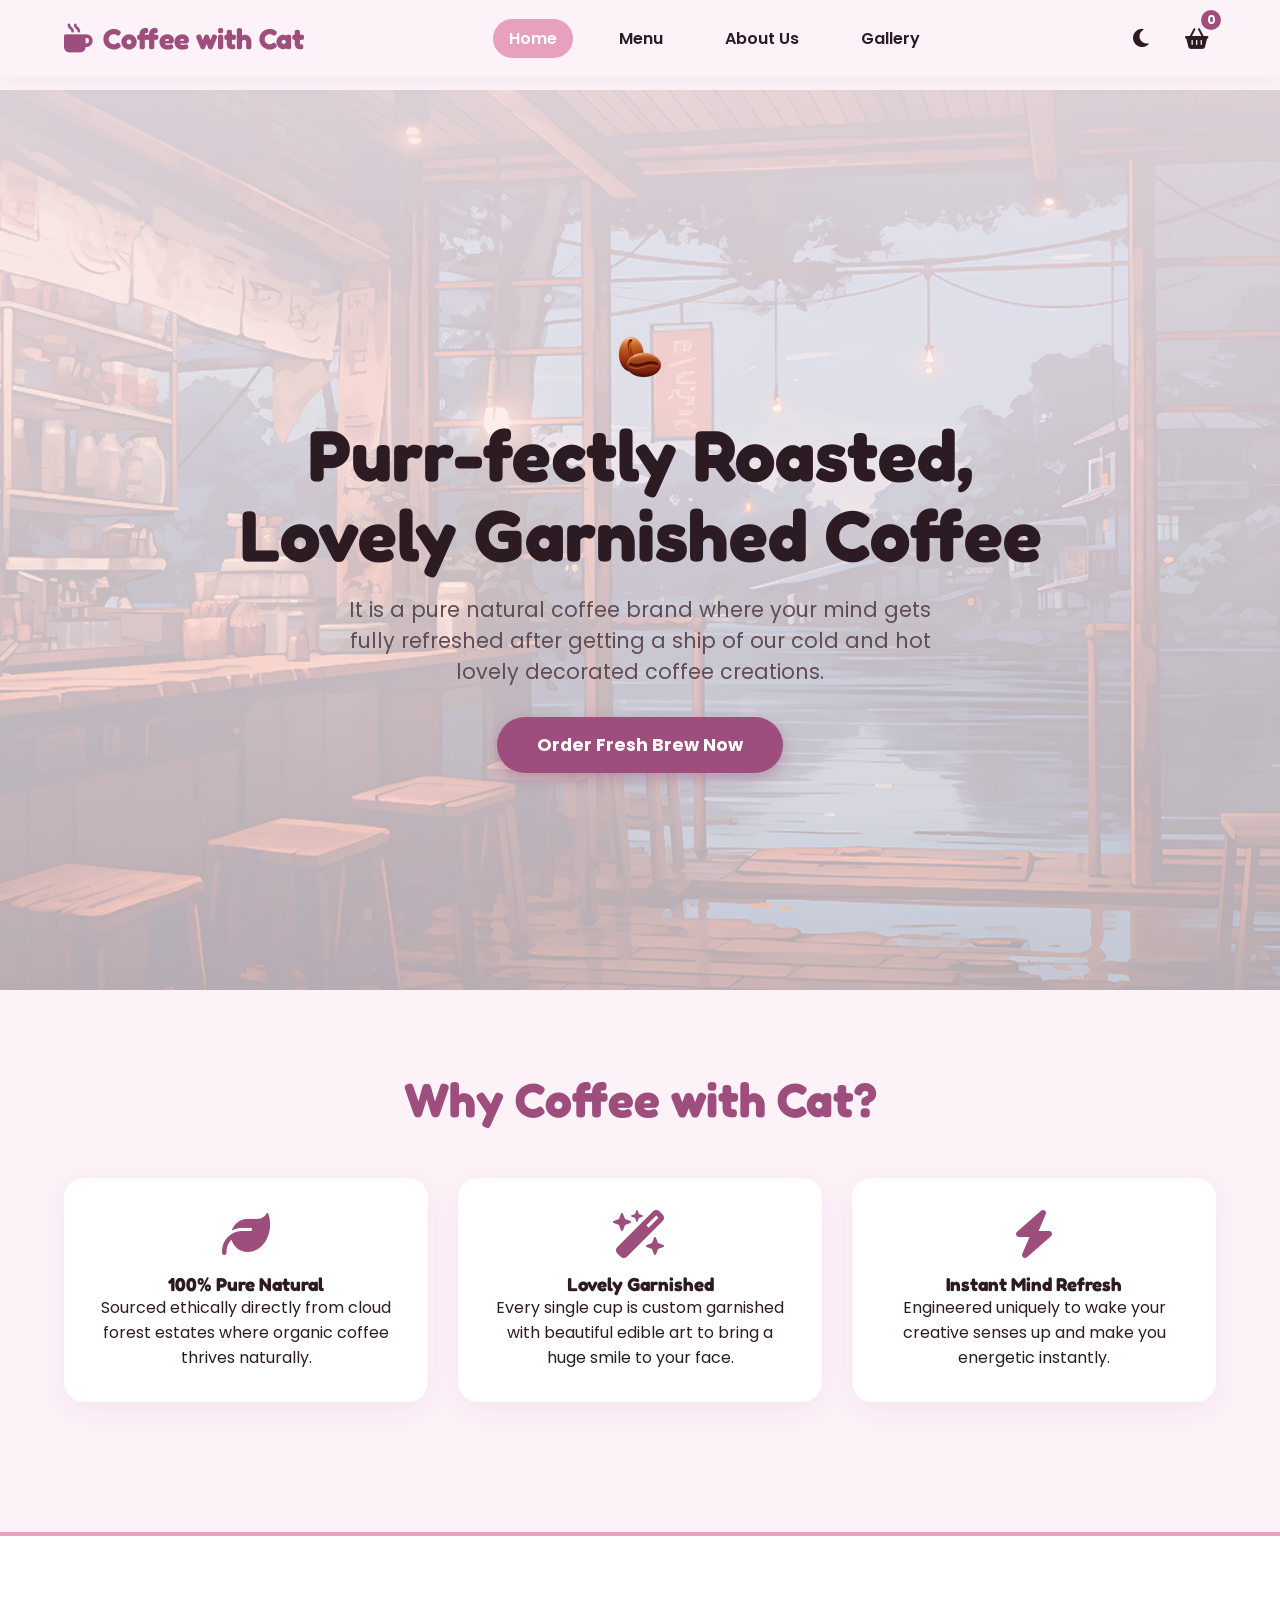
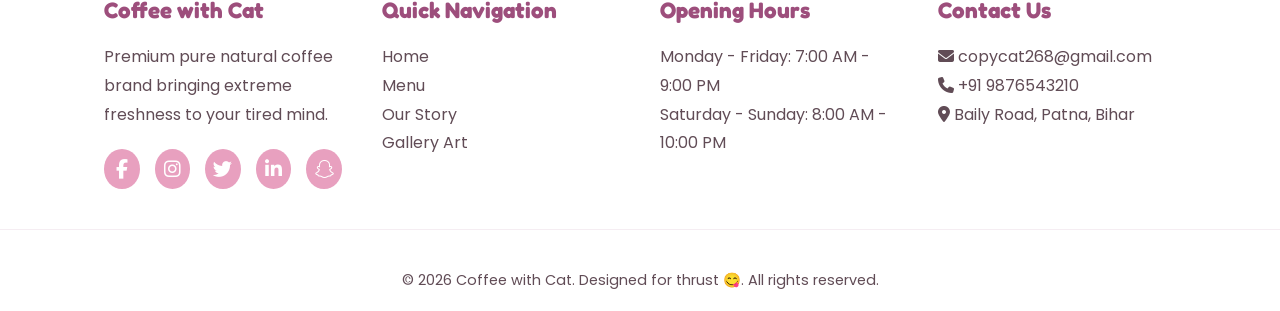
<file: index.html>
<!DOCTYPE html>
<html lang="en">
<head>
    <meta charset="UTF-8">
    <meta name="viewport" content="width=device-width, initial-scale=1.0">
    <title>Coffee with Cat</title>
     <link rel="icon" href="./Images/About/branss.png" />
    <meta name="description" content="Get your mind refreshed instantly with Coffee with Cat. Explore our signature hot and cold lovely garnished coffee blends. Order online now!">
    <meta name="keywords" content="coffee, cafe, cat cafe, order coffee online, cold brew, cappuccino, coffee delivery">
    <link rel="preconnect" href="https://fonts.googleapis.com">
    <link rel="preconnect" href="https://fonts.gstatic.com" crossorigin>
    <link href="https://fonts.googleapis.com/css2?family=Fredoka:wght@300..700&family=Poppins:wght@300;400;600;700&display=swap" rel="stylesheet">
    <link rel="stylesheet" href="https://cdnjs.cloudflare.com/ajax/libs/font-awesome/6.4.0/css/all.min.css">
    <link rel="stylesheet" href="style.css">
    <script src="script.js" defer></script>
</head>
<body>

    <div id="preloader" role="status" aria-label="Loading application">
        <i class="fa-solid fa-cat loader-cup"></i>
        <h2 style="color: var(--accent); margin-top: 20px;">Brewing fresh experiences...</h2>
    </div>

    <header>
        <nav class="navbar" aria-label="Main Navigation">
            <a href="#home" class="brand-logo" onclick="navigateToPage('home')">
                <i class="fa-solid fa-mug-hot"></i> Coffee with Cat
            </a>
            <ul class="nav-links" id="navLinks">
                <li><a href="#home" class="nav-link-item active" onclick="navigateToPage('home')">Home</a></li>
                <li><a href="#menu" class="nav-link-item" onclick="navigateToPage('menu')">Menu</a></li>
                <li><a href="#about" class="nav-link-item" onclick="navigateToPage('about')">About Us</a></li>
                <li><a href="#gallery" class="nav-link-item" onclick="navigateToPage('gallery')">Gallery</a></li>
            </ul>
            <div class="nav-actions">
                <button id="themeToggleBtn" class="icon-btn" aria-label="Toggle Dark/Light Mode">
                    <i class="fa-solid fa-moon"></i>
                </button>
                <button class="icon-btn" aria-label="Open Shopping Cart" onclick="navigateToPage('cart')">
                    <i class="fa-solid fa-basket-shopping"></i>
                    <span class="cart-badge" id="cartBadgeCount">0</span>
                </button>
                <button class="hamburger icon-btn" id="hamburgerMenuBtn" aria-label="Toggle Mobile Menu">
                    <i class="fa-solid fa-bars"></i>
                </button>
            </div>
        </nav>
    </header>

    <main>

        <section id="home" class="page-section active-page">
            <div id="home-hero">
                <div class="hero-content">
                    <div class="stage-3d">
                        <div class="shipper-3d"> <img src="./Images/About/branss.png" alt=""> </div>
                    </div>
                    <h1>Purr-fectly Roasted,<br>Lovely Garnished Coffee</h1>
                    <p>It is a pure natural coffee brand where your mind gets fully refreshed after getting a ship of our cold and hot lovely decorated coffee creations.</p>
                    <a href="#menu" class="btn-primary" onclick="navigateToPage('menu')">Order Fresh Brew Now</a>
                </div>
            </div>

            <div class="container fade-in-element">
                <div class="section-header">
                    <h2>Why Coffee with Cat?</h2>
                </div>
                <div class="grid-layout">
                    <div class="coffee-card" style="padding: 30px; text-align: center;">
                        <i class="fa-solid fa-leaf" style="font-size: 3rem; color: var(--accent); margin-bottom: 15px;"></i>
                        <h3>100% Pure Natural</h3>
                        <p>Sourced ethically directly from cloud forest estates where organic coffee thrives naturally.</p>
                    </div>
                    <div class="coffee-card" style="padding: 30px; text-align: center;">
                        <i class="fa-solid fa-wand-magic-sparkles" style="font-size: 3rem; color: var(--accent); margin-bottom: 15px;"></i>
                        <h3>Lovely Garnished</h3>
                        <p>Every single cup is custom garnished with beautiful edible art to bring a huge smile to your face.</p>
                    </div>
                    <div class="coffee-card" style="padding: 30px; text-align: center;">
                        <i class="fa-solid fa-bolt" style="font-size: 3rem; color: var(--accent); margin-bottom: 15px;"></i>
                        <h3>Instant Mind Refresh</h3>
                        <p>Engineered uniquely to wake your creative senses up and make you energetic instantly.</p>
                    </div>
                </div>
            </div>
        </section>

        <section id="menu" class="page-section">
            <div class="container">
                <div class="section-header">
                    <h2>Our Refreshing Menu</h2>
                    <p style="color: var(--text-muted);">Pick your favorite ship to completely unlock freshness</p>
                </div>

                <div class="menu-filters">
                    <button class="filter-btn active" onclick="filterProducts('all')">All</button>
                    <button class="filter-btn" onclick="filterProducts('hot')">Hot Coffee</button>
                    <button class="filter-btn" onclick="filterProducts('cold')">Cold Coffee</button>
                </div>

                <div class="grid-layout" id="productsGridContainer">
                    </div>
            </div>
        </section>

        <section id="about" class="page-section">
            <div class="container fade-in-element">
                <div class="about-wrapper">
                    <div class="about-img">
                        <img src="./Images/About/Coffee.jpg" alt="Beautifully garnished hot artisan coffee latte cup">
                    </div>
                    <div class="about-text">
                        <h3>Best Roast Level Of Black Coffee Drinks</h3>
                        <p><span style="font-size: 12px;">
                              <strong>Medium Roast (The Balanced All-Rounder)</strong><br>
                              <strong>The Taste:</strong> Sweet, smooth, and highly approachable. It retains delicate caramel and chocolate notes without the aggressive bitterness of darker roasts.<br>
                              <strong>The Experience:</strong> It balances acidity and bitterness perfectly. It is highly recommended for beginners exploring black coffee.<br>
                              <strong>Best Methods:</strong> Pour-Over, Drip Coffee, and French Press.<br>
                              <strong>Light Roast (The Fruit-Forward Pick)</strong><br>
                              <strong>The Taste:</strong> Bright, lively, and highly complex. It preserves the unique "origin characteristics" (such as floral, berry, or citrusy notes).<br>
                              <strong>The Experience:</strong> It has a lighter body, higher acidity, and can sometimes taste like black tea.<br>
                              <strong>Best Methods:</strong> Pour-Over and Cold Brew.<br>
                              <strong>Dark Roast (The Bold & Intense Drink)</strong><br>
                              <strong>The Taste:</strong> Heavy-bodied with rich, smoky, and bittersweet notes (like dark chocolate and molasses).<br>
                              <strong>The Experience:</strong> It has very low acidity and relies more on the roasting process for flavor rather than the bean's origin.<br>
                              <strong>Best Methods:</strong> Espresso, Moka Pot, or strong black Americanos.<br>
                           </span>
                      </p>
                    </div>
                </div>
                <br>
                <div class="about-wrapper">
                    <div class="about-img">
                        <img src="./Images/About/How to Make the Perfect Doppio.jpg" alt="Beautifully garnished hot artisan coffee latte cup">
                    </div>
                    <div class="about-text">
                        <h3>How to Make the Perfect Doppio</h3>
                         <p><span style="font-size: 12px;"><strong>Step 1: Prep and Preheat</strong><br>
                            Warm the Cup:A cold cup will rapidly pull heat from your espresso. Rinse your 100cc demitasse cup with hot water and dry it before extraction.<br>
                            Fresh Beans: Choose freshly roasted, high-quality beans and grind them just prior to brewing to maintain their peak aromatics.<br>
                            Dosing: Weigh out exactly 18 to 20 grams of finely ground coffee.<br>
                         <strong>Step 2: Distribution and Tamping</strong><br>
                           Even Distribution: Level the grinds in your dry portafilter to prevent channelling or uneven water flow.<br>
                           Firm Tamp: Hold your tamper straight (like a door handle) and press straight down evenly. Avoid twisting or polishing, as this can fracture the puck and affect the flow.<br>
                        <strong>Step 3: Extraction</strong><br>
                           Pull the Shot: Lock in the portafilter and start the extraction over your pre-warmed cup.
                           Monitor the Time: Keep a close eye on the clock. The entire process should take 25 to 35 seconds. If it drips too quickly (under 20 seconds), your grind is too coarse; if it takes too long or chokes the machine, your grind is too fine.<br>
                           Yield: You are aiming for a brew ratio of about 1:2 (e.g., 19 g of grounds producing 38 g of liquid espresso, but up to 50 g is acceptable).<br>
                        <strong>Step 4: Serving</strong><br>
                          Serve Immediately:A fresh doppio tastes best right off the machine, featuring a rich, golden crema.<br>
                          Stir Before Drinking: Stirring your doppio briefly with a clean spoon integrates the crema and the body of the espresso, balancing the flavor profile.</span></p>
                    </div>
                </div>
            </div>
        </section>

        <section id="gallery" class="page-section">
            <div class="container">
                <div class="section-header">
                    <h2>Visual Coffee Gallery</h2>
                    <p style="color: var(--text-muted);">Click on any image below to zoom into our garnished art world</p>
                </div>
                <div class="gallery-grid">
                    <div class="gallery-item" onclick="openLightbox('./Images/Gallery/Beanss.jpg')">
                        <img src="./Images/Gallery/Beanss.jpg" alt="Beautifully textured latte art foam">
                        <div class="gallery-overlay"><i class="fa-solid fa-magnifying-glass-plus"></i></div>
                    </div>
                    <div class="gallery-item" onclick="openLightbox('./Images/Gallery/blend.jpg')">
                        <img src="./Images/Gallery/blend.jpg" alt="Assorted hot coffee cups on table">
                        <div class="gallery-overlay"><i class="fa-solid fa-magnifying-glass-plus"></i></div>
                    </div>
                    <div class="gallery-item" onclick="openLightbox('./Images/Gallery/Bond.jpg')">
                        <img src="./Images/Gallery/Bond.jpg" alt="Assorted hot coffee cups on table">
                        <div class="gallery-overlay"><i class="fa-solid fa-magnifying-glass-plus"></i></div>
                    </div>
                    <div class="gallery-item" onclick="openLightbox('./Images/Gallery/Brewing Up.jpg')">
                        <img src="./Images/Gallery/Brewing Up.jpg" alt="Assorted hot coffee cups on table">
                        <div class="gallery-overlay"><i class="fa-solid fa-magnifying-glass-plus"></i></div>
                    </div>
                    <div class="gallery-item" onclick="openLightbox('./Images/Gallery/Coffee Bean.jpg')">
                        <img src="./Images/Gallery/Coffee Bean.jpg" alt="Assorted hot coffee cups on table">
                        <div class="gallery-overlay"><i class="fa-solid fa-magnifying-glass-plus"></i></div>
                    </div>
                    <div class="gallery-item" onclick="openLightbox('./Images/Gallery/coffee time.jpg')">
                        <img src="./Images/Gallery/coffee time.jpg" alt="Assorted hot coffee cups on table">
                        <div class="gallery-overlay"><i class="fa-solid fa-magnifying-glass-plus"></i></div>
                    </div>
                    <div class="gallery-item" onclick="openLightbox('./Images/Gallery/Coffee ☕️.jpg')">
                        <img src="./Images/Gallery/Coffee ☕️.jpg" alt="Assorted hot coffee cups on table">
                        <div class="gallery-overlay"><i class="fa-solid fa-magnifying-glass-plus"></i></div>
                    </div>
                    <div class="gallery-item" onclick="openLightbox('./Images/Gallery/Coffee.jpg')">
                        <img src="./Images/Gallery/Coffee.jpg" alt="Assorted hot coffee cups on table">
                        <div class="gallery-overlay"><i class="fa-solid fa-magnifying-glass-plus"></i></div>
                    </div>
                    <div class="gallery-item" onclick="openLightbox('./Images/Gallery/coffees.jpg')">
                        <img src="./Images/Gallery/coffees.jpg" alt="Assorted hot coffee cups on table">
                        <div class="gallery-overlay"><i class="fa-solid fa-magnifying-glass-plus"></i></div>
                    </div>
                    <div class="gallery-item" onclick="openLightbox('./Images/Gallery/Cup Plate.jpg')">
                        <img src="./Images/Gallery/Cup Plate.jpg" alt="Assorted hot coffee cups on table">
                        <div class="gallery-overlay"><i class="fa-solid fa-magnifying-glass-plus"></i></div>
                    </div>
                    <div class="gallery-item" onclick="openLightbox('./Images/Gallery/Cute Caramel.jpg')">
                        <img src="./Images/Gallery/Cute Caramel.jpg" alt="Iced refreshing caramel coffee swirl">
                        <div class="gallery-overlay"><i class="fa-solid fa-magnifying-glass-plus"></i></div>
                    </div>
                    <div class="gallery-item" onclick="openLightbox('./Images/Gallery/Cute Coffee.jpg')">
                        <img src="./Images/Gallery/Cute Coffee.jpg" alt="Iced refreshing caramel coffee swirl">
                        <div class="gallery-overlay"><i class="fa-solid fa-magnifying-glass-plus"></i></div>
                    </div>
                    <div class="gallery-item" onclick="openLightbox('./Images/Gallery/Espresso Amargo.jpg')">
                        <img src="./Images/Gallery/Espresso Amargo.jpg" alt="Iced refreshing caramel coffee swirl">
                        <div class="gallery-overlay"><i class="fa-solid fa-magnifying-glass-plus"></i></div>
                    </div>
                    <div class="gallery-item" onclick="openLightbox('./Images/Gallery/Formula.jpg')">
                        <img src="./Images/Gallery/Formula.jpg" alt="Iced refreshing caramel coffee swirl">
                        <div class="gallery-overlay"><i class="fa-solid fa-magnifying-glass-plus"></i></div>
                    </div>
                    <div class="gallery-item" onclick="openLightbox('./Images/Gallery/Ghost.jpg')">
                        <img src="./Images/Gallery/Ghost.jpg" alt="Iced refreshing caramel coffee swirl">
                        <div class="gallery-overlay"><i class="fa-solid fa-magnifying-glass-plus"></i></div>
                    </div>
                    <div class="gallery-item" onclick="openLightbox('./Images/Gallery/Iced A.jpg')">
                        <img src="./Images/Gallery/Iced A.jpg" alt="Iced refreshing caramel coffee swirl">
                        <div class="gallery-overlay"><i class="fa-solid fa-magnifying-glass-plus"></i></div>
                    </div>
                    <div class="gallery-item" onclick="openLightbox('./Images/Gallery/Iced Coffee Girly.jpg')">
                        <img src="./Images/Gallery/Iced Coffee Girly.jpg" alt="Iced refreshing caramel coffee swirl">
                        <div class="gallery-overlay"><i class="fa-solid fa-magnifying-glass-plus"></i></div>
                    </div>
                    <div class="gallery-item" onclick="openLightbox('./Images/Gallery/Love coff.jpg')">
                        <img src="./Images/Gallery/Love coff.jpg" alt="Iced refreshing caramel coffee swirl">
                        <div class="gallery-overlay"><i class="fa-solid fa-magnifying-glass-plus"></i></div>
                    </div>
                    <div class="gallery-item" onclick="openLightbox('./Images/Gallery/Love time.jpg')">
                        <img src="./Images/Gallery/Love time.jpg" alt="Iced refreshing caramel coffee swirl">
                        <div class="gallery-overlay"><i class="fa-solid fa-magnifying-glass-plus"></i></div>
                    </div>
                    <div class="gallery-item" onclick="openLightbox('./Images/Gallery/Minuature.jpg')">
                        <img src="./Images/Gallery/Minuature.jpg" alt="Iced refreshing caramel coffee swirl">
                        <div class="gallery-overlay"><i class="fa-solid fa-magnifying-glass-plus"></i></div>
                    </div>
                    <div class="gallery-item" onclick="openLightbox('./Images/Gallery/Blend A.jpg')">
                        <img src="./Images/Gallery/Blend A.jpg" alt="Iced refreshing caramel coffee swirl">
                        <div class="gallery-overlay"><i class="fa-solid fa-magnifying-glass-plus"></i></div>
                    </div>
                    <div class="gallery-item" onclick="openLightbox('./Images/Gallery/Perfect Flat.jpg')">
                        <img src="./Images/Gallery/Perfect Flat.jpg" alt="Iced refreshing caramel coffee swirl">
                        <div class="gallery-overlay"><i class="fa-solid fa-magnifying-glass-plus"></i></div>
                    </div>
                    <div class="gallery-item" onclick="openLightbox('./Images/Gallery/Process.jpg')">
                        <img src="./Images/Gallery/Process.jpg" alt="Iced refreshing caramel coffee swirl">
                        <div class="gallery-overlay"><i class="fa-solid fa-magnifying-glass-plus"></i></div>
                    </div>
                    <div class="gallery-item" onclick="openLightbox('./Images/Gallery/Sacks.jpg')">
                        <img src="./Images/Gallery/Sacks.jpg" alt="Iced refreshing caramel coffee swirl">
                        <div class="gallery-overlay"><i class="fa-solid fa-magnifying-glass-plus"></i></div>
                    </div>
                    <div class="gallery-item" onclick="openLightbox('./Images/Gallery/Stack.jpg')">
                        <img src="./Images/Gallery/Stack.jpg" alt="Iced refreshing caramel coffee swirl">
                        <div class="gallery-overlay"><i class="fa-solid fa-magnifying-glass-plus"></i></div>
                    </div>
                    <div class="gallery-item" onclick="openLightbox('./Images/Gallery/Tosts.jpg')">
                        <img src="./Images/Gallery/Tosts.jpg" alt="Iced refreshing caramel coffee swirl">
                        <div class="gallery-overlay"><i class="fa-solid fa-magnifying-glass-plus"></i></div>
                    </div>
                    <div class="gallery-item" onclick="openLightbox('./Images/Gallery/Watercolor.jpg')">
                        <img src="./Images/Gallery/Watercolor.jpg" alt="Iced refreshing caramel coffee swirl">
                        <div class="gallery-overlay"><i class="fa-solid fa-magnifying-glass-plus"></i></div>
                    </div>
                </div>
            </div>
        </section>

        <section id="cart" class="page-section">
            <div class="container">
                <div class="section-header">
                    <h2>Your Shopping Cart</h2>
                </div>
                <div class="cart-container">
                    <div id="cartContentWrapper">
                        </div>
                </div>
            </div>
        </section>
    </main>

    <div id="lightboxModal" class="lightbox-modal" onclick="closeLightbox()">
        <span class="lightbox-close" onclick="closeLightbox()">&times;</span>
        <img class="lightbox-content" id="lightboxActiveImg" alt="Enlarged gallery display preview">
    </div>

    <footer>
        <div class="footer-grid">
            <div class="footer-col">
                <h4>Coffee with Cat</h4>
                <p>Premium pure natural coffee brand bringing extreme freshness to your tired mind.</p>
                <div class="social-links">
                    <a href="https://facebook.com" target="_blank" aria-label="Visit Facebook profile"><i class="fa-brands fa-facebook-f"></i></a>
                    <a href="https://instagram.com" target="_blank" aria-label="Visit Instagram feed"><i class="fa-brands fa-instagram"></i></a>
                    <a href="https://twitter.com" target="_blank" aria-label="Visit Twitter feed"><i class="fa-brands fa-twitter"></i></a>
                    <a href="https://linkedin.com" target="_blank" aria-label="Visit LinkedIn profile"><i class="fa-brands fa-linkedin-in"></i></a>
                    <a href="https://snapchat.com" target="_blank" aria-label="Visit Snapchat profile"><i class="fa-brands fa-snapchat"></i></a>
                </div>
            </div>
            <div class="footer-col">
                <h4>Quick Navigation</h4>
                <ul>
                    <li><a href="#home" onclick="navigateToPage('home')">Home</a></li>
                    <li><a href="#menu" onclick="navigateToPage('menu')">Menu</a></li>
                    <li><a href="#about" onclick="navigateToPage('about')">Our Story</a></li>
                    <li><a href="#gallery" onclick="navigateToPage('gallery')">Gallery Art</a></li>
                </ul>
            </div>
            <div class="footer-col">
                <h4>Opening Hours</h4>
                <p>Monday - Friday: 7:00 AM - 9:00 PM<br>Saturday - Sunday: 8:00 AM - 10:00 PM</p>
            </div>
            <div class="footer-col">
                <h4>Contact Us</h4>
                <p><i class="fa-solid fa-envelope"></i> copycat268@gmail.com<br><i class="fa-solid fa-phone"></i> +91 9876543210<br><i class="fa-solid fa-location-dot"></i> Baily Road, Patna, Bihar</p>
            </div>
        </div>
        <div class="footer-bottom">
            <p>&copy; 2026 Coffee with Cat. Designed for thrust 😋. All rights reserved.</p>
        </div>
    </footer>
</body>
</html>
</file>
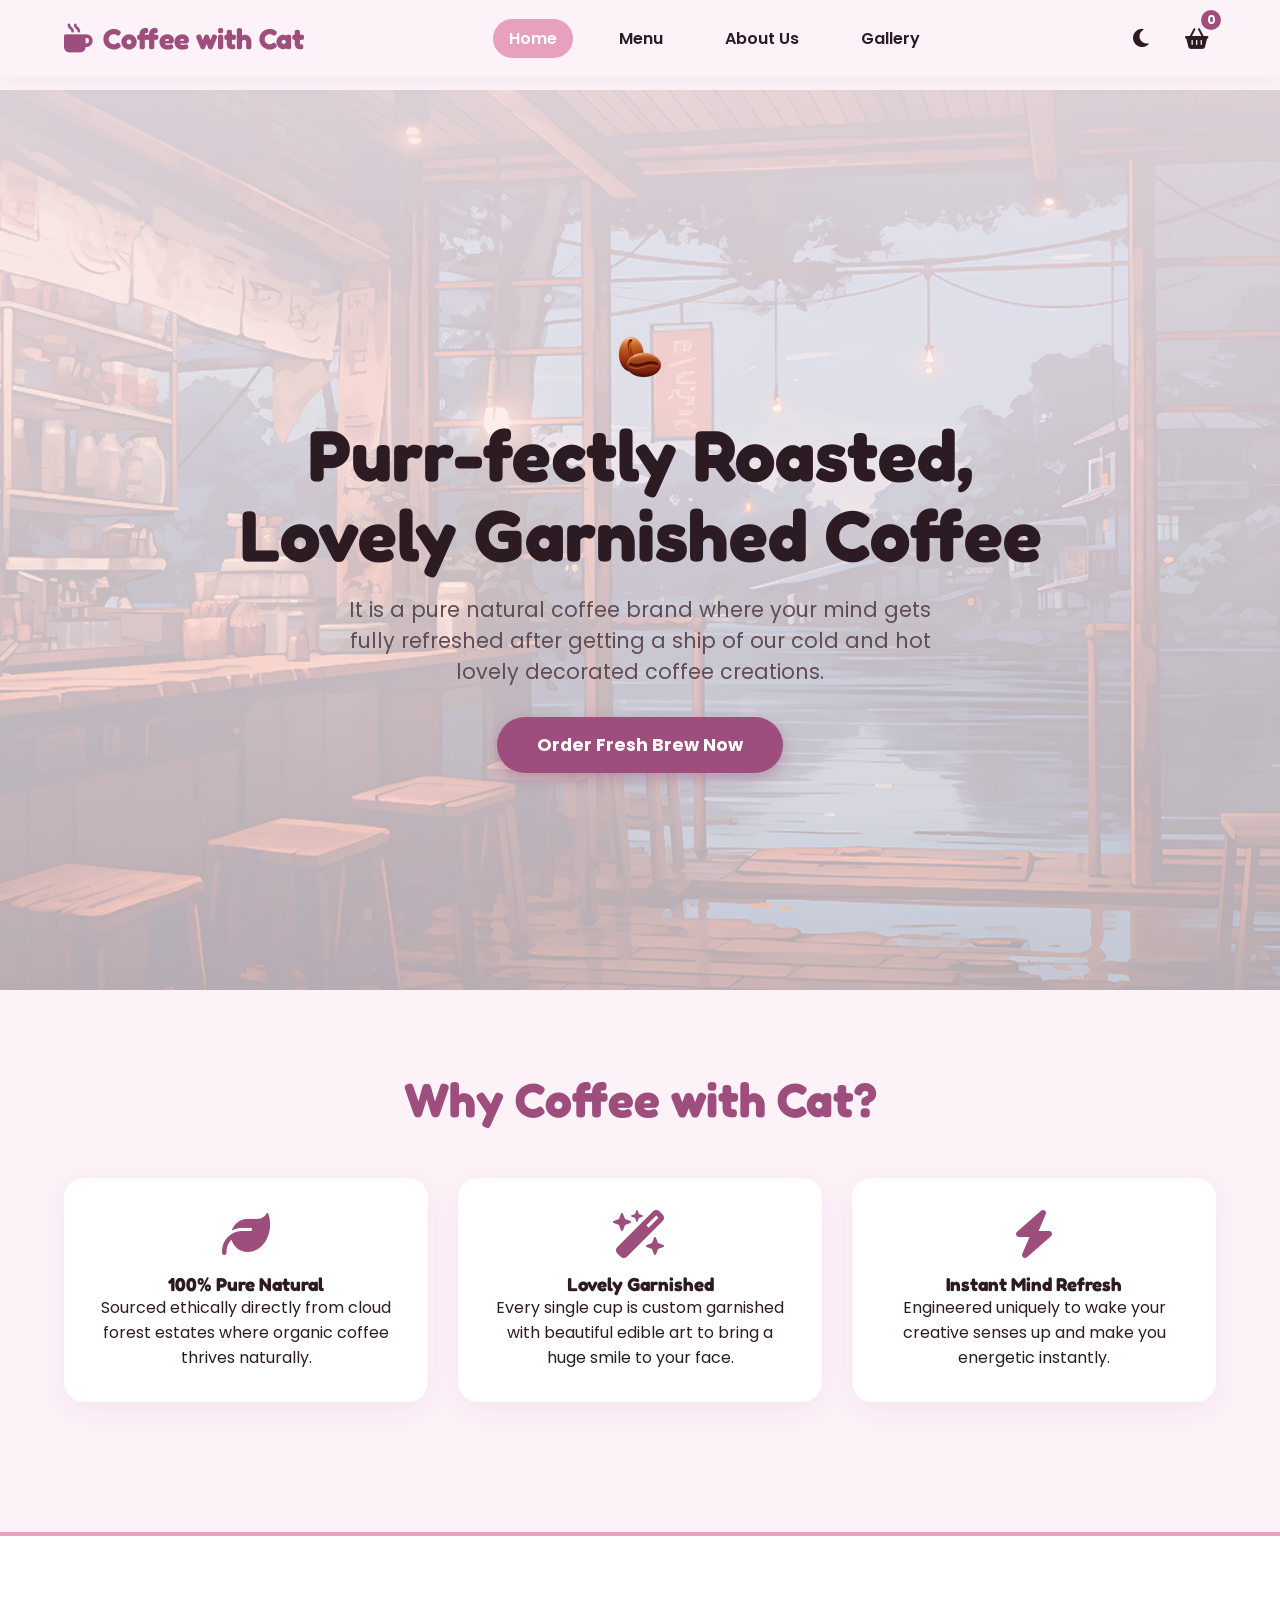
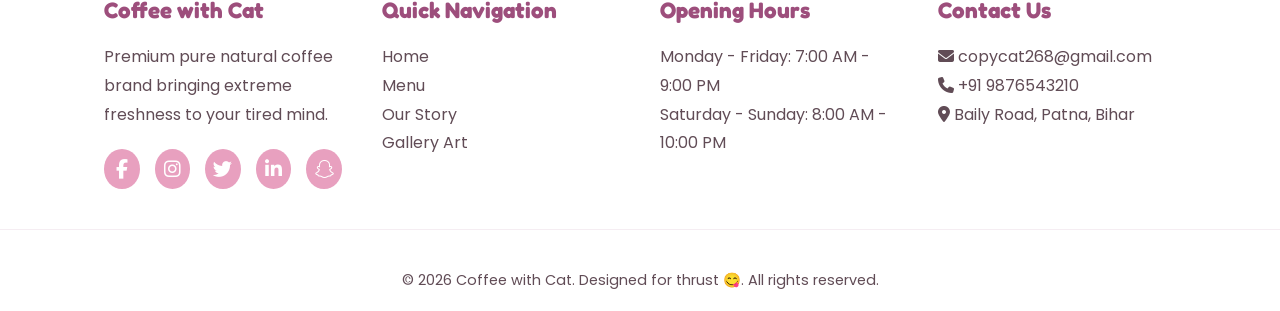
<file: index.html.html>
<!DOCTYPE html>
<html lang="en">
<head>
    <meta charset="UTF-8">
    <meta name="viewport" content="width=device-width, initial-scale=1.0">
    <title>Coffee with Cat</title>
     <link rel="icon" href="./Images/About/branss.png" />
    <meta name="description" content="Get your mind refreshed instantly with Coffee with Cat. Explore our signature hot and cold lovely garnished coffee blends. Order online now!">
    <meta name="keywords" content="coffee, cafe, cat cafe, order coffee online, cold brew, cappuccino, coffee delivery">
    <link rel="preconnect" href="https://fonts.googleapis.com">
    <link rel="preconnect" href="https://fonts.gstatic.com" crossorigin>
    <link href="https://fonts.googleapis.com/css2?family=Fredoka:wght@300..700&family=Poppins:wght@300;400;600;700&display=swap" rel="stylesheet">
    <link rel="stylesheet" href="https://cdnjs.cloudflare.com/ajax/libs/font-awesome/6.4.0/css/all.min.css">
    <link rel="stylesheet" href="style.css">
    <script src="script.js" defer></script>
</head>
<body>

    <div id="preloader" role="status" aria-label="Loading application">
        <i class="fa-solid fa-cat loader-cup"></i>
        <h2 style="color: var(--accent); margin-top: 20px;">Brewing fresh experiences...</h2>
    </div>

    <header>
        <nav class="navbar" aria-label="Main Navigation">
            <a href="#home" class="brand-logo" onclick="navigateToPage('home')">
                <i class="fa-solid fa-mug-hot"></i> Coffee with Cat
            </a>
            <ul class="nav-links" id="navLinks">
                <li><a href="#home" class="nav-link-item active" onclick="navigateToPage('home')">Home</a></li>
                <li><a href="#menu" class="nav-link-item" onclick="navigateToPage('menu')">Menu</a></li>
                <li><a href="#about" class="nav-link-item" onclick="navigateToPage('about')">About Us</a></li>
                <li><a href="#gallery" class="nav-link-item" onclick="navigateToPage('gallery')">Gallery</a></li>
            </ul>
            <div class="nav-actions">
                <button id="themeToggleBtn" class="icon-btn" aria-label="Toggle Dark/Light Mode">
                    <i class="fa-solid fa-moon"></i>
                </button>
                <button class="icon-btn" aria-label="Open Shopping Cart" onclick="navigateToPage('cart')">
                    <i class="fa-solid fa-basket-shopping"></i>
                    <span class="cart-badge" id="cartBadgeCount">0</span>
                </button>
                <button class="hamburger icon-btn" id="hamburgerMenuBtn" aria-label="Toggle Mobile Menu">
                    <i class="fa-solid fa-bars"></i>
                </button>
            </div>
        </nav>
    </header>

    <main>

        <section id="home" class="page-section active-page">
            <div id="home-hero">
                <div class="hero-content">
                    <div class="stage-3d">
                        <div class="shipper-3d"> <img src="./Images/About/branss.png" alt=""> </div>
                    </div>
                    <h1>Purr-fectly Roasted,<br>Lovely Garnished Coffee</h1>
                    <p>It is a pure natural coffee brand where your mind gets fully refreshed after getting a ship of our cold and hot lovely decorated coffee creations.</p>
                    <a href="#menu" class="btn-primary" onclick="navigateToPage('menu')">Order Fresh Brew Now</a>
                </div>
            </div>

            <div class="container fade-in-element">
                <div class="section-header">
                    <h2>Why Coffee with Cat?</h2>
                </div>
                <div class="grid-layout">
                    <div class="coffee-card" style="padding: 30px; text-align: center;">
                        <i class="fa-solid fa-leaf" style="font-size: 3rem; color: var(--accent); margin-bottom: 15px;"></i>
                        <h3>100% Pure Natural</h3>
                        <p>Sourced ethically directly from cloud forest estates where organic coffee thrives naturally.</p>
                    </div>
                    <div class="coffee-card" style="padding: 30px; text-align: center;">
                        <i class="fa-solid fa-wand-magic-sparkles" style="font-size: 3rem; color: var(--accent); margin-bottom: 15px;"></i>
                        <h3>Lovely Garnished</h3>
                        <p>Every single cup is custom garnished with beautiful edible art to bring a huge smile to your face.</p>
                    </div>
                    <div class="coffee-card" style="padding: 30px; text-align: center;">
                        <i class="fa-solid fa-bolt" style="font-size: 3rem; color: var(--accent); margin-bottom: 15px;"></i>
                        <h3>Instant Mind Refresh</h3>
                        <p>Engineered uniquely to wake your creative senses up and make you energetic instantly.</p>
                    </div>
                </div>
            </div>
        </section>

        <section id="menu" class="page-section">
            <div class="container">
                <div class="section-header">
                    <h2>Our Refreshing Menu</h2>
                    <p style="color: var(--text-muted);">Pick your favorite ship to completely unlock freshness</p>
                </div>

                <div class="menu-filters">
                    <button class="filter-btn active" onclick="filterProducts('all')">All</button>
                    <button class="filter-btn" onclick="filterProducts('hot')">Hot Coffee</button>
                    <button class="filter-btn" onclick="filterProducts('cold')">Cold Coffee</button>
                </div>

                <div class="grid-layout" id="productsGridContainer">
                    </div>
            </div>
        </section>

        <section id="about" class="page-section">
            <div class="container fade-in-element">
                <div class="about-wrapper">
                    <div class="about-img">
                        <img src="./Images/About/Coffee.jpg" alt="Beautifully garnished hot artisan coffee latte cup">
                    </div>
                    <div class="about-text">
                        <h3>Best Roast Level Of Black Coffee Drinks</h3>
                        <p><span style="font-size: 12px;">
                              <strong>Medium Roast (The Balanced All-Rounder)</strong><br>
                              <strong>The Taste:</strong> Sweet, smooth, and highly approachable. It retains delicate caramel and chocolate notes without the aggressive bitterness of darker roasts.<br>
                              <strong>The Experience:</strong> It balances acidity and bitterness perfectly. It is highly recommended for beginners exploring black coffee.<br>
                              <strong>Best Methods:</strong> Pour-Over, Drip Coffee, and French Press.<br>
                              <strong>Light Roast (The Fruit-Forward Pick)</strong><br>
                              <strong>The Taste:</strong> Bright, lively, and highly complex. It preserves the unique "origin characteristics" (such as floral, berry, or citrusy notes).<br>
                              <strong>The Experience:</strong> It has a lighter body, higher acidity, and can sometimes taste like black tea.<br>
                              <strong>Best Methods:</strong> Pour-Over and Cold Brew.<br>
                              <strong>Dark Roast (The Bold & Intense Drink)</strong><br>
                              <strong>The Taste:</strong> Heavy-bodied with rich, smoky, and bittersweet notes (like dark chocolate and molasses).<br>
                              <strong>The Experience:</strong> It has very low acidity and relies more on the roasting process for flavor rather than the bean's origin.<br>
                              <strong>Best Methods:</strong> Espresso, Moka Pot, or strong black Americanos.<br>
                           </span>
                      </p>
                    </div>
                </div>
                <br>
                <div class="about-wrapper">
                    <div class="about-img">
                        <img src="./Images/About/How to Make the Perfect Doppio.jpg" alt="Beautifully garnished hot artisan coffee latte cup">
                    </div>
                    <div class="about-text">
                        <h3>How to Make the Perfect Doppio</h3>
                         <p><span style="font-size: 12px;"><strong>Step 1: Prep and Preheat</strong><br>
                            Warm the Cup:A cold cup will rapidly pull heat from your espresso. Rinse your 100cc demitasse cup with hot water and dry it before extraction.<br>
                            Fresh Beans: Choose freshly roasted, high-quality beans and grind them just prior to brewing to maintain their peak aromatics.<br>
                            Dosing: Weigh out exactly 18 to 20 grams of finely ground coffee.<br>
                         <strong>Step 2: Distribution and Tamping</strong><br>
                           Even Distribution: Level the grinds in your dry portafilter to prevent channelling or uneven water flow.<br>
                           Firm Tamp: Hold your tamper straight (like a door handle) and press straight down evenly. Avoid twisting or polishing, as this can fracture the puck and affect the flow.<br>
                        <strong>Step 3: Extraction</strong><br>
                           Pull the Shot: Lock in the portafilter and start the extraction over your pre-warmed cup.
                           Monitor the Time: Keep a close eye on the clock. The entire process should take 25 to 35 seconds. If it drips too quickly (under 20 seconds), your grind is too coarse; if it takes too long or chokes the machine, your grind is too fine.<br>
                           Yield: You are aiming for a brew ratio of about 1:2 (e.g., 19 g of grounds producing 38 g of liquid espresso, but up to 50 g is acceptable).<br>
                        <strong>Step 4: Serving</strong><br>
                          Serve Immediately:A fresh doppio tastes best right off the machine, featuring a rich, golden crema.<br>
                          Stir Before Drinking: Stirring your doppio briefly with a clean spoon integrates the crema and the body of the espresso, balancing the flavor profile.</span></p>
                    </div>
                </div>
            </div>
        </section>

        <section id="gallery" class="page-section">
            <div class="container">
                <div class="section-header">
                    <h2>Visual Coffee Gallery</h2>
                    <p style="color: var(--text-muted);">Click on any image below to zoom into our garnished art world</p>
                </div>
                <div class="gallery-grid">
                    <div class="gallery-item" onclick="openLightbox('./Images/Gallery/Beanss.jpg')">
                        <img src="./Images/Gallery/Beanss.jpg" alt="Beautifully textured latte art foam">
                        <div class="gallery-overlay"><i class="fa-solid fa-magnifying-glass-plus"></i></div>
                    </div>
                    <div class="gallery-item" onclick="openLightbox('./Images/Gallery/blend.jpg')">
                        <img src="./Images/Gallery/blend.jpg" alt="Assorted hot coffee cups on table">
                        <div class="gallery-overlay"><i class="fa-solid fa-magnifying-glass-plus"></i></div>
                    </div>
                    <div class="gallery-item" onclick="openLightbox('./Images/Gallery/Bond.jpg')">
                        <img src="./Images/Gallery/Bond.jpg" alt="Assorted hot coffee cups on table">
                        <div class="gallery-overlay"><i class="fa-solid fa-magnifying-glass-plus"></i></div>
                    </div>
                    <div class="gallery-item" onclick="openLightbox('./Images/Gallery/Brewing Up.jpg')">
                        <img src="./Images/Gallery/Brewing Up.jpg" alt="Assorted hot coffee cups on table">
                        <div class="gallery-overlay"><i class="fa-solid fa-magnifying-glass-plus"></i></div>
                    </div>
                    <div class="gallery-item" onclick="openLightbox('./Images/Gallery/Coffee Bean.jpg')">
                        <img src="./Images/Gallery/Coffee Bean.jpg" alt="Assorted hot coffee cups on table">
                        <div class="gallery-overlay"><i class="fa-solid fa-magnifying-glass-plus"></i></div>
                    </div>
                    <div class="gallery-item" onclick="openLightbox('./Images/Gallery/coffee time.jpg')">
                        <img src="./Images/Gallery/coffee time.jpg" alt="Assorted hot coffee cups on table">
                        <div class="gallery-overlay"><i class="fa-solid fa-magnifying-glass-plus"></i></div>
                    </div>
                    <div class="gallery-item" onclick="openLightbox('./Images/Gallery/Coffee ☕️.jpg')">
                        <img src="./Images/Gallery/Coffee ☕️.jpg" alt="Assorted hot coffee cups on table">
                        <div class="gallery-overlay"><i class="fa-solid fa-magnifying-glass-plus"></i></div>
                    </div>
                    <div class="gallery-item" onclick="openLightbox('./Images/Gallery/Coffee.jpg')">
                        <img src="./Images/Gallery/Coffee.jpg" alt="Assorted hot coffee cups on table">
                        <div class="gallery-overlay"><i class="fa-solid fa-magnifying-glass-plus"></i></div>
                    </div>
                    <div class="gallery-item" onclick="openLightbox('./Images/Gallery/coffees.jpg')">
                        <img src="./Images/Gallery/coffees.jpg" alt="Assorted hot coffee cups on table">
                        <div class="gallery-overlay"><i class="fa-solid fa-magnifying-glass-plus"></i></div>
                    </div>
                    <div class="gallery-item" onclick="openLightbox('./Images/Gallery/Cup Plate.jpg')">
                        <img src="./Images/Gallery/Cup Plate.jpg" alt="Assorted hot coffee cups on table">
                        <div class="gallery-overlay"><i class="fa-solid fa-magnifying-glass-plus"></i></div>
                    </div>
                    <div class="gallery-item" onclick="openLightbox('./Images/Gallery/Cute Caramel.jpg')">
                        <img src="./Images/Gallery/Cute Caramel.jpg" alt="Iced refreshing caramel coffee swirl">
                        <div class="gallery-overlay"><i class="fa-solid fa-magnifying-glass-plus"></i></div>
                    </div>
                    <div class="gallery-item" onclick="openLightbox('./Images/Gallery/Cute Coffee.jpg')">
                        <img src="./Images/Gallery/Cute Coffee.jpg" alt="Iced refreshing caramel coffee swirl">
                        <div class="gallery-overlay"><i class="fa-solid fa-magnifying-glass-plus"></i></div>
                    </div>
                    <div class="gallery-item" onclick="openLightbox('./Images/Gallery/Espresso Amargo.jpg')">
                        <img src="./Images/Gallery/Espresso Amargo.jpg" alt="Iced refreshing caramel coffee swirl">
                        <div class="gallery-overlay"><i class="fa-solid fa-magnifying-glass-plus"></i></div>
                    </div>
                    <div class="gallery-item" onclick="openLightbox('./Images/Gallery/Formula.jpg')">
                        <img src="./Images/Gallery/Formula.jpg" alt="Iced refreshing caramel coffee swirl">
                        <div class="gallery-overlay"><i class="fa-solid fa-magnifying-glass-plus"></i></div>
                    </div>
                    <div class="gallery-item" onclick="openLightbox('./Images/Gallery/Ghost.jpg')">
                        <img src="./Images/Gallery/Ghost.jpg" alt="Iced refreshing caramel coffee swirl">
                        <div class="gallery-overlay"><i class="fa-solid fa-magnifying-glass-plus"></i></div>
                    </div>
                    <div class="gallery-item" onclick="openLightbox('./Images/Gallery/Iced A.jpg')">
                        <img src="./Images/Gallery/Iced A.jpg" alt="Iced refreshing caramel coffee swirl">
                        <div class="gallery-overlay"><i class="fa-solid fa-magnifying-glass-plus"></i></div>
                    </div>
                    <div class="gallery-item" onclick="openLightbox('./Images/Gallery/Iced Coffee Girly.jpg')">
                        <img src="./Images/Gallery/Iced Coffee Girly.jpg" alt="Iced refreshing caramel coffee swirl">
                        <div class="gallery-overlay"><i class="fa-solid fa-magnifying-glass-plus"></i></div>
                    </div>
                    <div class="gallery-item" onclick="openLightbox('./Images/Gallery/Love coff.jpg')">
                        <img src="./Images/Gallery/Love coff.jpg" alt="Iced refreshing caramel coffee swirl">
                        <div class="gallery-overlay"><i class="fa-solid fa-magnifying-glass-plus"></i></div>
                    </div>
                    <div class="gallery-item" onclick="openLightbox('./Images/Gallery/Love time.jpg')">
                        <img src="./Images/Gallery/Love time.jpg" alt="Iced refreshing caramel coffee swirl">
                        <div class="gallery-overlay"><i class="fa-solid fa-magnifying-glass-plus"></i></div>
                    </div>
                    <div class="gallery-item" onclick="openLightbox('./Images/Gallery/Minuature.jpg')">
                        <img src="./Images/Gallery/Minuature.jpg" alt="Iced refreshing caramel coffee swirl">
                        <div class="gallery-overlay"><i class="fa-solid fa-magnifying-glass-plus"></i></div>
                    </div>
                    <div class="gallery-item" onclick="openLightbox('./Images/Gallery/Blend A.jpg')">
                        <img src="./Images/Gallery/Blend A.jpg" alt="Iced refreshing caramel coffee swirl">
                        <div class="gallery-overlay"><i class="fa-solid fa-magnifying-glass-plus"></i></div>
                    </div>
                    <div class="gallery-item" onclick="openLightbox('./Images/Gallery/Perfect Flat.jpg')">
                        <img src="./Images/Gallery/Perfect Flat.jpg" alt="Iced refreshing caramel coffee swirl">
                        <div class="gallery-overlay"><i class="fa-solid fa-magnifying-glass-plus"></i></div>
                    </div>
                    <div class="gallery-item" onclick="openLightbox('./Images/Gallery/Process.jpg')">
                        <img src="./Images/Gallery/Process.jpg" alt="Iced refreshing caramel coffee swirl">
                        <div class="gallery-overlay"><i class="fa-solid fa-magnifying-glass-plus"></i></div>
                    </div>
                    <div class="gallery-item" onclick="openLightbox('./Images/Gallery/Sacks.jpg')">
                        <img src="./Images/Gallery/Sacks.jpg" alt="Iced refreshing caramel coffee swirl">
                        <div class="gallery-overlay"><i class="fa-solid fa-magnifying-glass-plus"></i></div>
                    </div>
                    <div class="gallery-item" onclick="openLightbox('./Images/Gallery/Stack.jpg')">
                        <img src="./Images/Gallery/Stack.jpg" alt="Iced refreshing caramel coffee swirl">
                        <div class="gallery-overlay"><i class="fa-solid fa-magnifying-glass-plus"></i></div>
                    </div>
                    <div class="gallery-item" onclick="openLightbox('./Images/Gallery/Tosts.jpg')">
                        <img src="./Images/Gallery/Tosts.jpg" alt="Iced refreshing caramel coffee swirl">
                        <div class="gallery-overlay"><i class="fa-solid fa-magnifying-glass-plus"></i></div>
                    </div>
                    <div class="gallery-item" onclick="openLightbox('./Images/Gallery/Watercolor.jpg')">
                        <img src="./Images/Gallery/Watercolor.jpg" alt="Iced refreshing caramel coffee swirl">
                        <div class="gallery-overlay"><i class="fa-solid fa-magnifying-glass-plus"></i></div>
                    </div>
                </div>
            </div>
        </section>

        <section id="cart" class="page-section">
            <div class="container">
                <div class="section-header">
                    <h2>Your Shopping Cart</h2>
                </div>
                <div class="cart-container">
                    <div id="cartContentWrapper">
                        </div>
                </div>
            </div>
        </section>
    </main>

    <div id="lightboxModal" class="lightbox-modal" onclick="closeLightbox()">
        <span class="lightbox-close" onclick="closeLightbox()">&times;</span>
        <img class="lightbox-content" id="lightboxActiveImg" alt="Enlarged gallery display preview">
    </div>

    <footer>
        <div class="footer-grid">
            <div class="footer-col">
                <h4>Coffee with Cat</h4>
                <p>Premium pure natural coffee brand bringing extreme freshness to your tired mind.</p>
                <div class="social-links">
                    <a href="https://facebook.com" target="_blank" aria-label="Visit Facebook profile"><i class="fa-brands fa-facebook-f"></i></a>
                    <a href="https://instagram.com" target="_blank" aria-label="Visit Instagram feed"><i class="fa-brands fa-instagram"></i></a>
                    <a href="https://twitter.com" target="_blank" aria-label="Visit Twitter feed"><i class="fa-brands fa-twitter"></i></a>
                    <a href="https://linkedin.com" target="_blank" aria-label="Visit LinkedIn profile"><i class="fa-brands fa-linkedin-in"></i></a>
                    <a href="https://snapchat.com" target="_blank" aria-label="Visit Snapchat profile"><i class="fa-brands fa-snapchat"></i></a>
                </div>
            </div>
            <div class="footer-col">
                <h4>Quick Navigation</h4>
                <ul>
                    <li><a href="#home" onclick="navigateToPage('home')">Home</a></li>
                    <li><a href="#menu" onclick="navigateToPage('menu')">Menu</a></li>
                    <li><a href="#about" onclick="navigateToPage('about')">Our Story</a></li>
                    <li><a href="#gallery" onclick="navigateToPage('gallery')">Gallery Art</a></li>
                </ul>
            </div>
            <div class="footer-col">
                <h4>Opening Hours</h4>
                <p>Monday - Friday: 7:00 AM - 9:00 PM<br>Saturday - Sunday: 8:00 AM - 10:00 PM</p>
            </div>
            <div class="footer-col">
                <h4>Contact Us</h4>
                <p><i class="fa-solid fa-envelope"></i> copycat268@gmail.com<br><i class="fa-solid fa-phone"></i> +91 9876543210<br><i class="fa-solid fa-location-dot"></i> Baily Road, Patna, Bihar</p>
            </div>
        </div>
        <div class="footer-bottom">
            <p>&copy; 2026 Coffee with Cat. Designed for thrust 😋. All rights reserved.</p>
        </div>
    </footer>
</body>
</html>
</file>
<file: style.css>
/* --- CSS VARIABLES & THEMING --- */
        :root {
            --primary: #e8a0bf;
            --primary-hover: #df8fae;
            --bg-light: #FDF2F8;
            --accent: #9d4e7c;
            --text-dark: #2d1b24;
            --text-muted: #614c56;
            --card-bg: #ffffff;
            --shadow: 0 8px 30px rgba(157, 78, 124, 0.08);
            --transition: all 0.4s cubic-bezier(0.175, 0.885, 0.32, 1.275);
            --border-radius: 20px;
            --nav-bg: rgba(253, 242, 248, 0.9);
        }

        .dark-theme {
            --bg-light: #1a0f14;
            --text-dark: #fdf2f8;
            --text-muted: #d9b8cb;
            --card-bg: #291a22;
            --shadow: 0 8px 30px rgba(0, 0, 0, 0.3);
            --nav-bg: rgba(26, 15, 20, 0.9);
        }

        /* --- BASE STYLES --- */
        * {
            margin: 0;
            padding: 0;
            box-sizing: border-box;
            font-family: 'Poppins', sans-serif;
        }

        html {
            scroll-behavior: smooth;
        }

        body {
            background-color: var(--bg-light);
            color: var(--text-dark);
            transition: background-color 0.3s ease, color 0.3s ease;
            overflow-x: hidden;
        }

        h1, h2, h3, .brand-logo {
            font-family: 'Fredoka', sans-serif;
            font-weight: 700;
        }

        a {
            text-decoration: none;
            color: inherit;
        }

        button {
            cursor: pointer;
            border: none;
            outline: none;
            background: none;
        }

        .container {
            width: 90%;
            max-width: 1200px;
            margin: 0 auto;
            padding: 80px 0;
        }

        /* --- PRELOADER --- */
        #preloader {
            position: fixed;
            top: 0;
            left: 0;
            width: 100%;
            height: 100%;
            background-color: var(--bg-light);
            z-index: 9999;
            display: flex;
            flex-direction: column;
            justify-content: center;
            align-items: center;
            transition: opacity 0.6s ease, portfolios 5s ease;
        }

        .loader-cup {
            font-size: 4rem;
            color: var(--accent);
            animation: bounce 1s infinite alternate;
        }

        @keyframes bounce {
            from { transform: translateY(0); }
            to { transform: translateY(-20px); }
        }

        /* --- NAVIGATION BAR --- */
        header {
            position: fixed;
            top: 0;
            left: 0;
            width: 100%;
            background-color: var(--nav-bg);
            backdrop-filter: blur(10px);
            z-index: 1000;
            box-shadow: 0 2px 20px rgba(0,0,0,0.05);
            transition: var(--transition);
        }

        .navbar {
            display: flex;
            justify-content: space-between;
            align-items: center;
            padding: 15px 5%;
            max-width: 1400px;
            margin: 0 auto;
        }

        .brand-logo {
            font-size: 1.8rem;
            color: var(--accent);
            display: flex;
            align-items: center;
            gap: 10px;
        }

        .nav-links {
            display: flex;
            list-style: none;
            align-items: center;
            gap: 30px;
        }

        .nav-links a {
            font-weight: 600;
            color: var(--text-dark);
            padding: 8px 16px;
            border-radius: 50px;
            transition: var(--transition);
        }

        .nav-links a:hover, .nav-links a.active {
            background-color: var(--primary);
            color: white;
        }

        .nav-actions {
            display: flex;
            align-items: center;
            gap: 20px;
        }

        .icon-btn {
            font-size: 1.3rem;
            color: var(--text-dark);
            position: relative;
            transition: var(--transition);
            padding: 8px;
            border-radius: 50%;
        }

        .icon-btn:hover {
            transform: scale(1.1);
            color: var(--accent);
        }

        .cart-badge {
            position: absolute;
            top: -5px;
            right: -5px;
            background-color: var(--accent);
            color: white;
            font-size: 0.75rem;
            width: 20px;
            height: 20px;
            border-radius: 50%;
            display: flex;
            justify-content: center;
            align-items: center;
            font-weight: bold;
        }

        .hamburger {
            display: none;
            font-size: 1.5rem;
        }

        /* --- MULTI-PAGE SPA ROUTING ARCHITECTURE --- */
        .page-section {
            display: none;
            min-height: 100vh;
            padding-top: 90px;
        }

        .page-section.active-page {
            display: block;
        }

        /* --- 3D TYPOGRAPHY ROTATING COFFEE SHIPPER --- */
        .stage-3d {
            perspective: 1000px;
            display: inline-block;
            margin: 20px 0;
        }

        .shipper-3d {
            font-size: 3.5rem;
            font-family: 'Fredoka', sans-serif;
            color: var(--accent);
            text-shadow: 0 1px 0 #ccc, 0 2px 0 #c5c5c5, 0 3px 0 #bbb, 0 4px 0 #b0b0b0, 0 5px 0 #a5a5a5, 0 6px 1px rgba(0,0,0,.1), 0 0 5px rgba(0,0,0,.1), 0 1px 3px rgba(0,0,0,.3), 0 3px 5px rgba(0,0,0,.2), 0 5px 10px rgba(0,0,0,.25), 0 10px 10px rgba(0,0,0,.2), 0 20px 20px rgba(0,0,0,.15);
            animation: rotateShipper 6s infinite linear;
            transform-style: preserve-3d;
            display: inline-block;
        }

        @keyframes rotateShipper {
            0% { transform: rotateY(0deg) rotateX(10deg); }
            50% { transform: rotateY(180deg) rotateX(-10deg); }
            100% { transform: rotateY(360deg) rotateX(10deg); }
        }

        /* --- HERO SECTION --- */
        #home-hero {
            background: linear-gradient(rgba(253, 242, 248, 0.85), rgba(253, 242, 248, 0.7)), url('./Images/About/Bacxkground.png') no-repeat center center/cover;
            height: 100vh;
            display: flex;
            justify-content: center;
            align-items: center;
            text-align: center;
            padding: 0 20px;
        }

        .dark-theme #home-hero {
            background: linear-gradient(rgba(26, 15, 20, 0.9), rgba(26, 15, 20, 0.8)), url('./Images/About/Coffee\ before\ anything.jpg') no-repeat center center/cover;
        }

        .hero-content h1 {
            font-size: 4.5rem;
            line-height: 1.1;
            margin-bottom: 10px;
            color: var(--text-dark);
        }

        .hero-content p {
            font-size: 1.3rem;
            color: var(--text-muted);
            max-width: 600px;
            margin: 20px auto 30px auto;
            font-weight: 400;
        }

        .btn-primary {
            background-color: var(--accent);
            color: white;
            padding: 15px 40px;
            border-radius: 50px;
            font-size: 1.1rem;
            font-weight: 700;
            display: inline-block;
            box-shadow: 0 5px 15px rgba(157, 78, 124, 0.4);
            transition: var(--transition);
        }

        .btn-primary:hover {
            transform: translateY(-5px);
            background-color: var(--primary-hover);
            box-shadow: 0 8px 25px rgba(157, 78, 124, 0.6);
        }

        /* --- SCROLL-TRIGGERED FADE-IN ANIMATION --- */
        .fade-in-element {
            opacity: 0;
            transform: translateY(40px);
            transition: opacity 0.8s ease, transform 0.8s ease;
        }

        .fade-in-element.is-visible {
            opacity: 1;
            transform: translateY(0);
        }

        /* --- CARD GRID LAYOUT (MENU / SHOP) --- */
        .section-header {
            text-align: center;
            margin-bottom: 50px;
        }

        .section-header h2 {
            font-size: 3rem;
            color: var(--accent);
        }

        .menu-filters {
            display: flex;
            justify-content: center;
            gap: 15px;
            margin-bottom: 40px;
        }

        .filter-btn {
            padding: 10px 25px;
            background-color: var(--card-bg);
            border: 2px solid var(--primary);
            border-radius: 50px;
            font-weight: 600;
            color: var(--text-dark);
            transition: var(--transition);
        }

        .filter-btn.active, .filter-btn:hover {
            background-color: var(--primary);
            color: white;
        }

        .grid-layout {
            display: grid;
            grid-template-columns: repeat(auto-fill, minmax(280px, 1fr));
            gap: 30px;
        }

        .coffee-card {
            background-color: var(--card-bg);
            border-radius: var(--border-radius);
            overflow: hidden;
            box-shadow: var(--shadow);
            transition: var(--transition);
            border: 2px solid transparent;
            display: flex;
            flex-direction: column;
        }

        .coffee-card:hover {
            transform: translateY(-10px);
            border-color: var(--primary);
        }

        .card-img-wrapper {
            position: relative;
            overflow: hidden;
            height: 240px;
        }

        .card-img-wrapper img {
            width: 100%;
            height: 100%;
            object-fit: cover;
            transition: transform 0.5s ease;
        }

        .coffee-card:hover .card-img-wrapper img {
            transform: scale(1.1);
        }

        .card-tag {
            position: absolute;
            top: 15px;
            left: 15px;
            background-color: var(--accent);
            color: white;
            padding: 5px 12px;
            border-radius: 20px;
            font-size: 0.8rem;
            font-weight: bold;
        }

        .card-body {
            padding: 25px;
            display: flex;
            flex-direction: column;
            flex-grow: 1;
        }

        .card-body h3 {
            font-size: 1.4rem;
            margin-bottom: 10px;
            color: var(--text-dark);
        }

        .card-body p {
            font-size: 0.9rem;
            color: var(--text-muted);
            margin-bottom: 20px;
            line-height: 1.5;
        }

        .card-footer {
            margin-top: auto;
            display: flex;
            justify-content: space-between;
            align-items: center;
        }

        .card-price {
            font-size: 1.4rem;
            font-weight: 700;
            color: var(--accent);
        }

        .add-to-cart-btn {
            background-color: var(--primary);
            color: white;
            width: 45px;
            height: 45px;
            border-radius: 50%;
            display: flex;
            justify-content: center;
            align-items: center;
            font-size: 1.2rem;
            transition: var(--transition);
        }

        .add-to-cart-btn:hover {
            background-color: var(--accent);
            transform: rotate(90deg);
        }

        /* --- ABOUT SECTION --- */
        .about-wrapper {
            display: grid;
            grid-template-columns: 1fr 1fr;
            gap: 50px;
            align-items: center;
        }

        .about-img img {
            width: 100%;
            border-radius: var(--border-radius);
            box-shadow: var(--shadow);
        }

        .about-text h3 {
            font-size: 2.5rem;
            color: var(--accent);
            margin-bottom: 20px;
        }

        .about-text p {
            font-size: 1.1rem;
            line-height: 1.8;
            color: var(--text-muted);
            margin-bottom: 20px;
        }

        /* --- LIGHTBOX GALLERY --- */
        .gallery-grid {
            display: grid;
            grid-template-columns: repeat(auto-fill, minmax(250px, 1fr));
            gap: 20px;
        }

        .gallery-item {
            position: relative;
            border-radius: var(--border-radius);
            overflow: hidden;
            height: 250px;
            cursor: pointer;
            box-shadow: var(--shadow);
        }

        .gallery-item img {
            width: 100%;
            height: 100%;
            object-fit: cover;
            transition: var(--transition);
        }

        .gallery-overlay {
            position: absolute;
            top: 0;
            left: 0;
            width: 100%;
            height: 100%;
            background-color: rgba(157, 78, 124, 0.7);
            display: flex;
            justify-content: center;
            align-items: center;
            opacity: 0;
            transition: var(--transition);
        }

        .gallery-overlay i {
            color: white;
            font-size: 2rem;
            transform: scale(0.5);
            transition: var(--transition);
        }

        .gallery-item:hover .gallery-overlay {
            opacity: 1;
        }

        .gallery-item:hover .gallery-overlay i {
            transform: scale(1);
        }

        /* LIGHTBOX MODAL */
        .lightbox-modal {
            position: fixed;
            top: 0;
            left: 0;
            width: 100%;
            height: 100%;
            background-color: rgba(0,0,0,0.9);
            z-index: 2000;
            display: none;
            justify-content: center;
            align-items: center;
            padding: 20px;
        }

        .lightbox-content {
            max-width: 90%;
            max-height: 80vh;
            border-radius: 10px;
        }

        .lightbox-close {
            position: absolute;
            top: 30px;
            right: 40px;
            color: white;
            font-size: 2.5rem;
            cursor: pointer;
        }

        /* --- ECOMMERCE SHOPPING CART --- */
        .cart-container {
            background-color: var(--card-bg);
            padding: 40px;
            border-radius: var(--border-radius);
            box-shadow: var(--shadow);
        }

        .cart-table {
            width: 100%;
            border-collapse: collapse;
            margin-bottom: 30px;
        }

        .cart-table th, .cart-table td {
            padding: 15px;
            text-align: left;
            border-bottom: 1px solid var(--primary);
        }

        .cart-item-info {
            display: flex;
            align-items: center;
            gap: 15px;
        }

        .cart-item-info img {
            width: 60px;
            height: 60px;
            border-radius: 10px;
            object-fit: cover;
        }

        .qty-control {
            display: flex;
            align-items: center;
            gap: 10px;
        }

        .qty-btn {
            background-color: var(--primary);
            color: white;
            width: 25px;
            height: 25px;
            border-radius: 50%;
            font-weight: bold;
        }

        .remove-item-btn {
            color: #e74c3c;
            font-size: 1.2rem;
        }

        .cart-summary {
            text-align: right;
            padding-top: 20px;
        }

        .cart-summary h3 {
            font-size: 1.8rem;
            margin-bottom: 20px;
        }

        .empty-cart-message {
            text-align: center;
            padding: 40px;
            font-size: 1.2rem;
            color: var(--text-muted);
        }

        /* --- FOOTER --- */
        footer {
            background-color: var(--card-bg);
            border-top: 4px solid var(--primary);
            padding: 60px 0 20px 0;
            margin-top: 50px;
        }

        .footer-grid {
            display: grid;
            grid-template-columns: repeat(auto-fit, minmax(220px, 1fr));
            gap: 40px;
            max-width: 1200px;
            margin: 0 auto;
            padding: 0 5%;
        }

        .footer-col h4 {
            font-family: 'Fredoka', sans-serif;
            font-size: 1.4rem;
            color: var(--accent);
            margin-bottom: 20px;
        }

        .footer-col p, .footer-col ul {
            color: var(--text-muted);
            line-height: 1.8;
            list-style: none;
        }

        .footer-col ul li a:hover {
            color: var(--accent);
            text-decoration: underline;
        }

        .social-links {
            display: flex;
            gap: 15px;
            margin-top: 20px;
        }

        .social-links a {
            width: 40px;
            height: 40px;
            background-color: var(--primary);
            color: white;
            border-radius: 50%;
            display: flex;
            justify-content: center;
            align-items: center;
            font-size: 1.2rem;
            transition: var(--transition);
        }

        .social-links a:hover {
            background-color: var(--accent);
            transform: translateY(-5px);
        }

        .footer-bottom {
            text-align: center;
            padding-top: 40px;
            margin-top: 40px;
            border-top: 1px solid rgba(157, 78, 124, 0.1);
            color: var(--text-muted);
            font-size: 0.9rem;
        }

        /* --- RESPONSIVE DESIGN STYLES --- */
        @media (max-width: 992px) {
            .about-wrapper {
                grid-template-columns: 1fr;
            }
            .hero-content h1 {
                font-size: 3rem;
            }
            .shipper-3d {
                font-size: 2.5rem;
            }
        }

        @media (max-width: 768px) {
            .nav-links {
                position: fixed;
                top: 75px;
                left: -100%;
                width: 100%;
                height: calc(100vh - 75px);
                background-color: var(--card-bg);
                flex-direction: column;
                padding-top: 50px;
                transition: 0.4s ease;
                box-shadow: 0 10px 20px rgba(0,0,0,0.05);
            }

            .nav-links.active-menu {
                left: 0;
            }

            .hamburger {
                display: block;
                color: var(--text-dark);
            }

            .cart-table th:nth-child(3), .cart-table td:nth-child(3) {
                display: none; /* Hide subtotal column on small screens */
            }
        }
</file>
